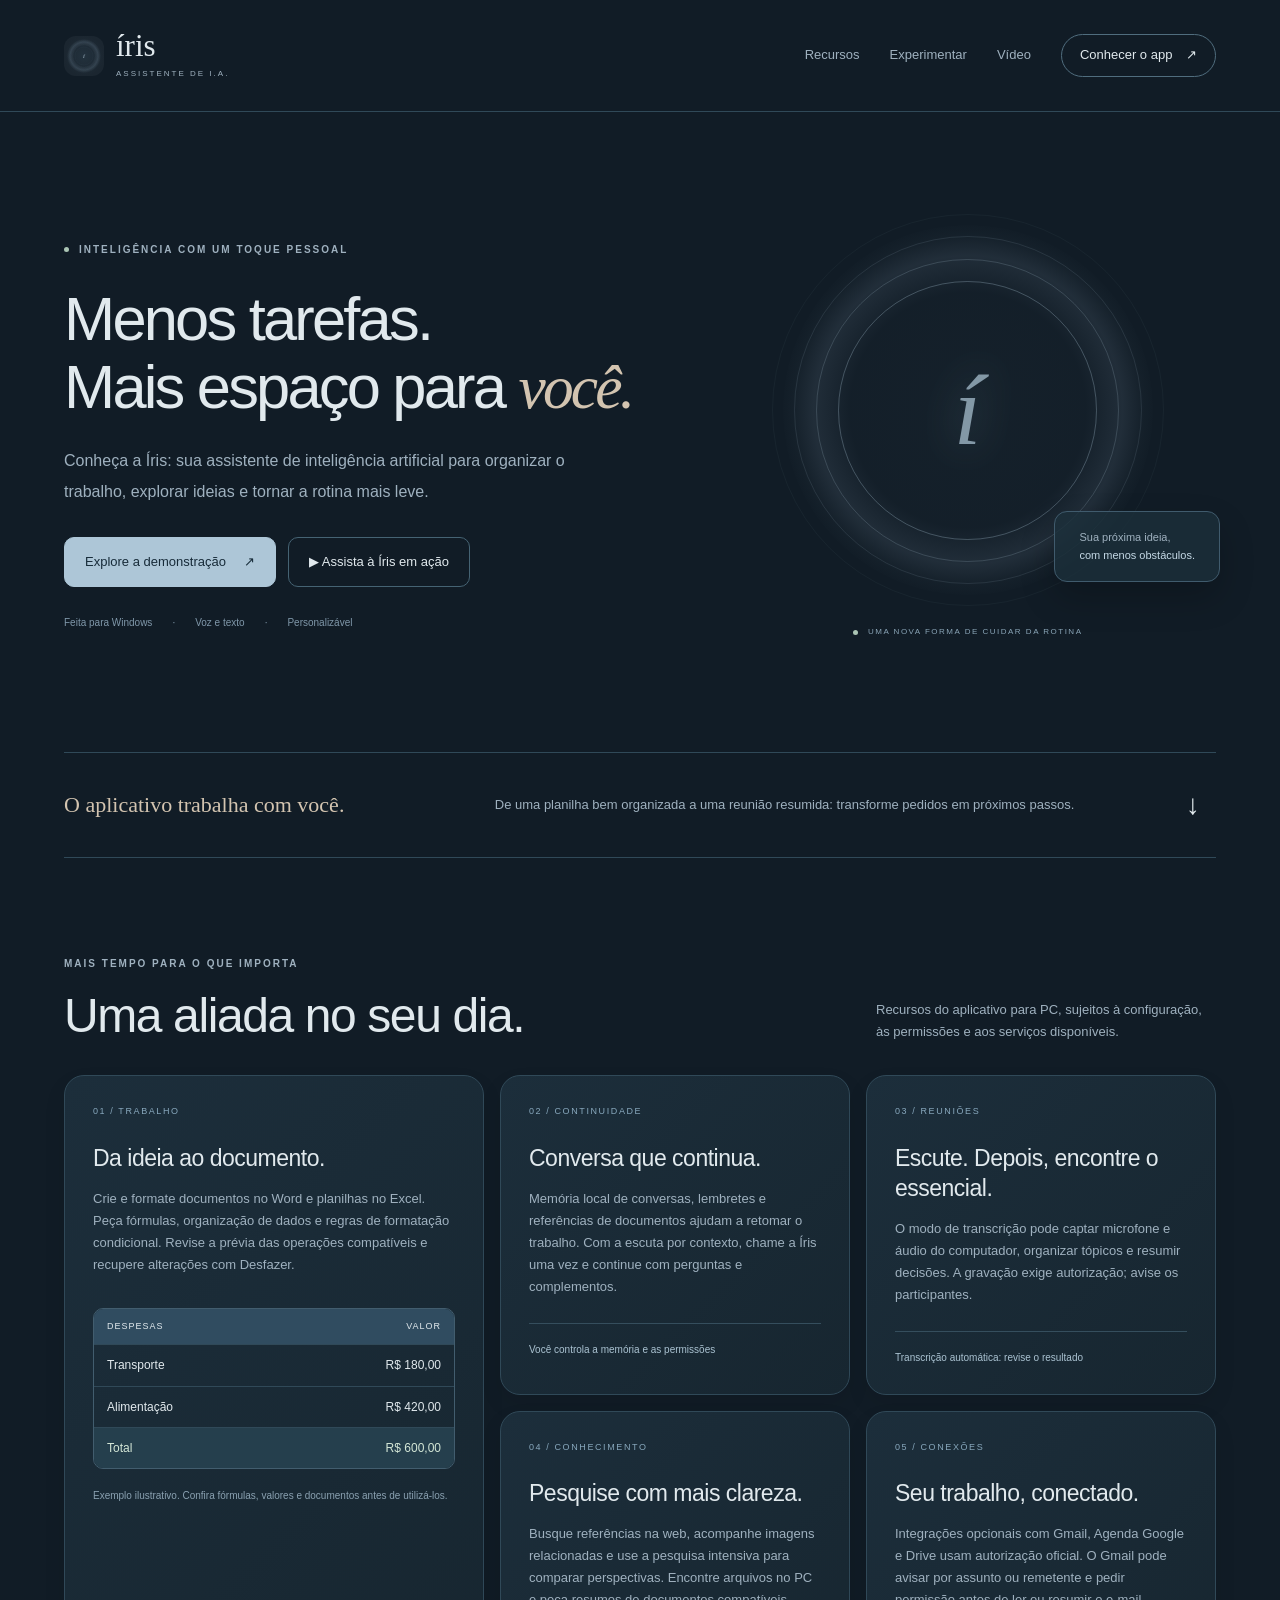
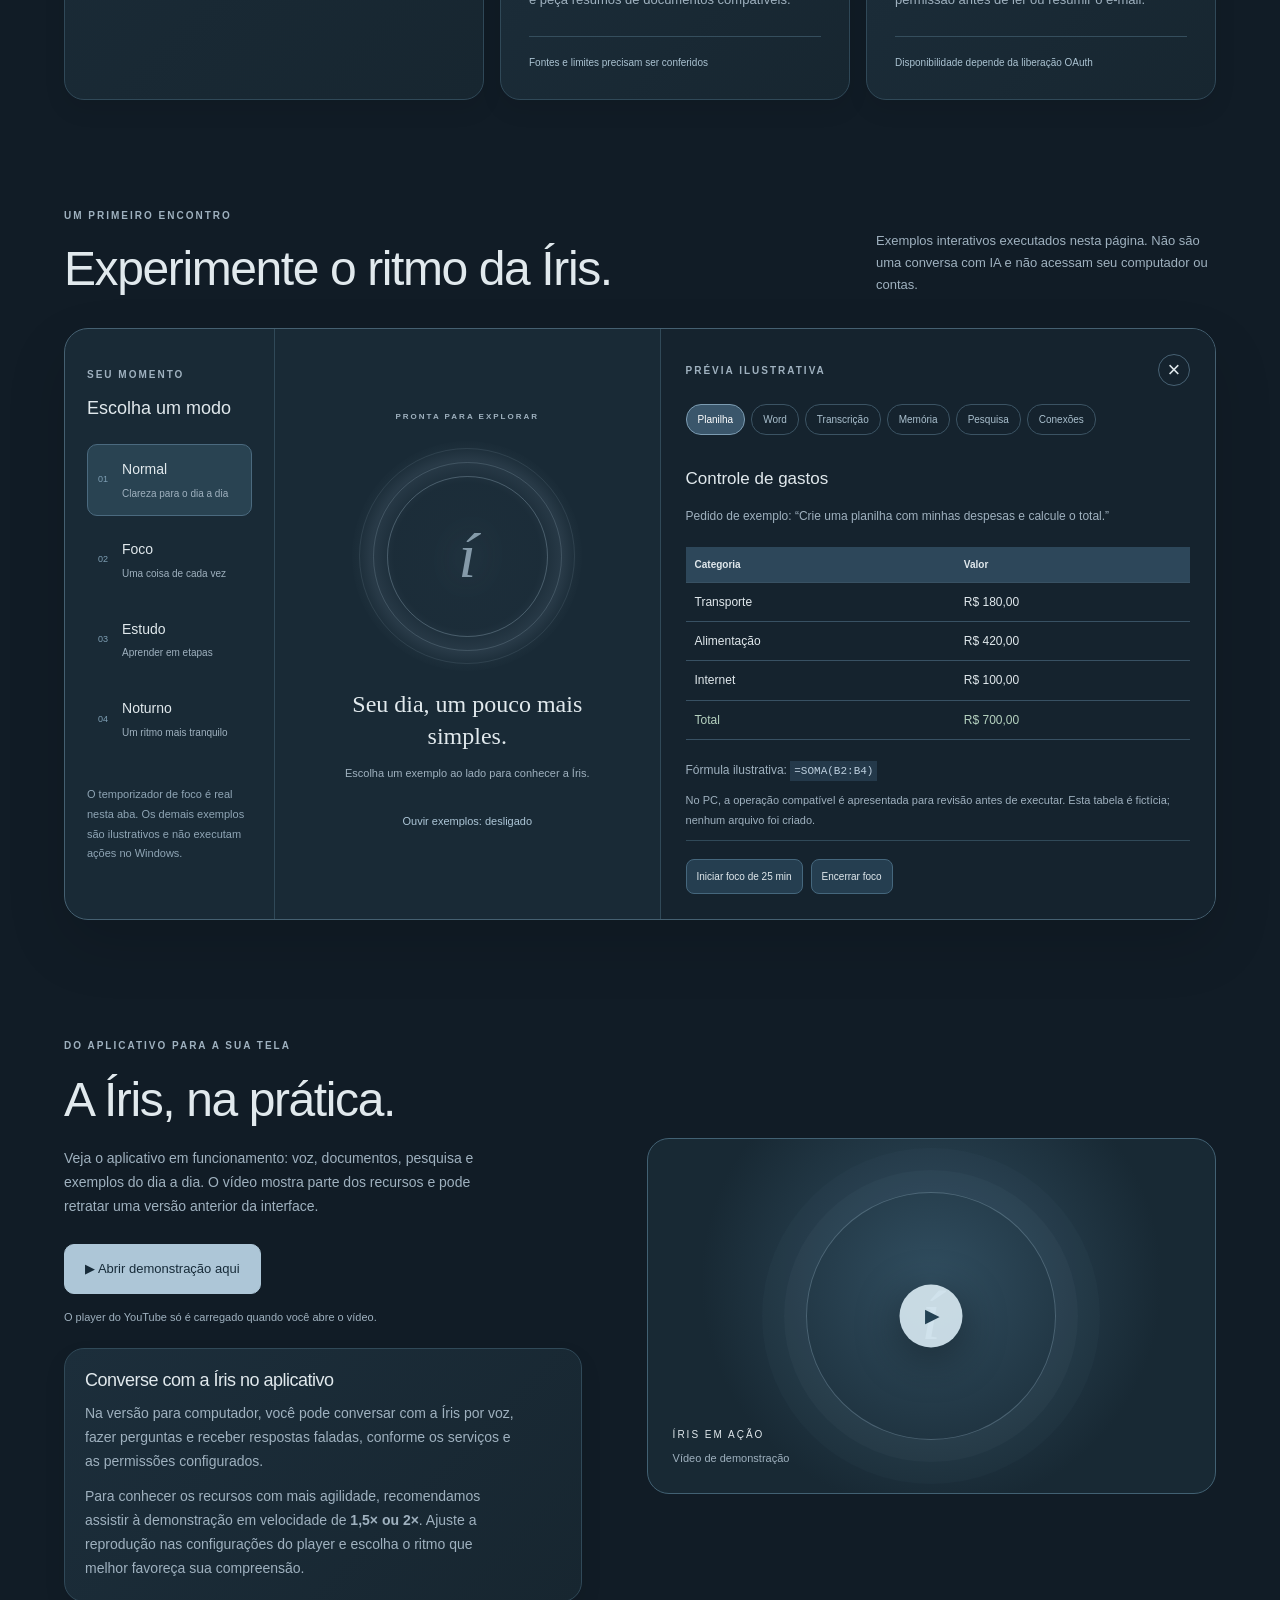
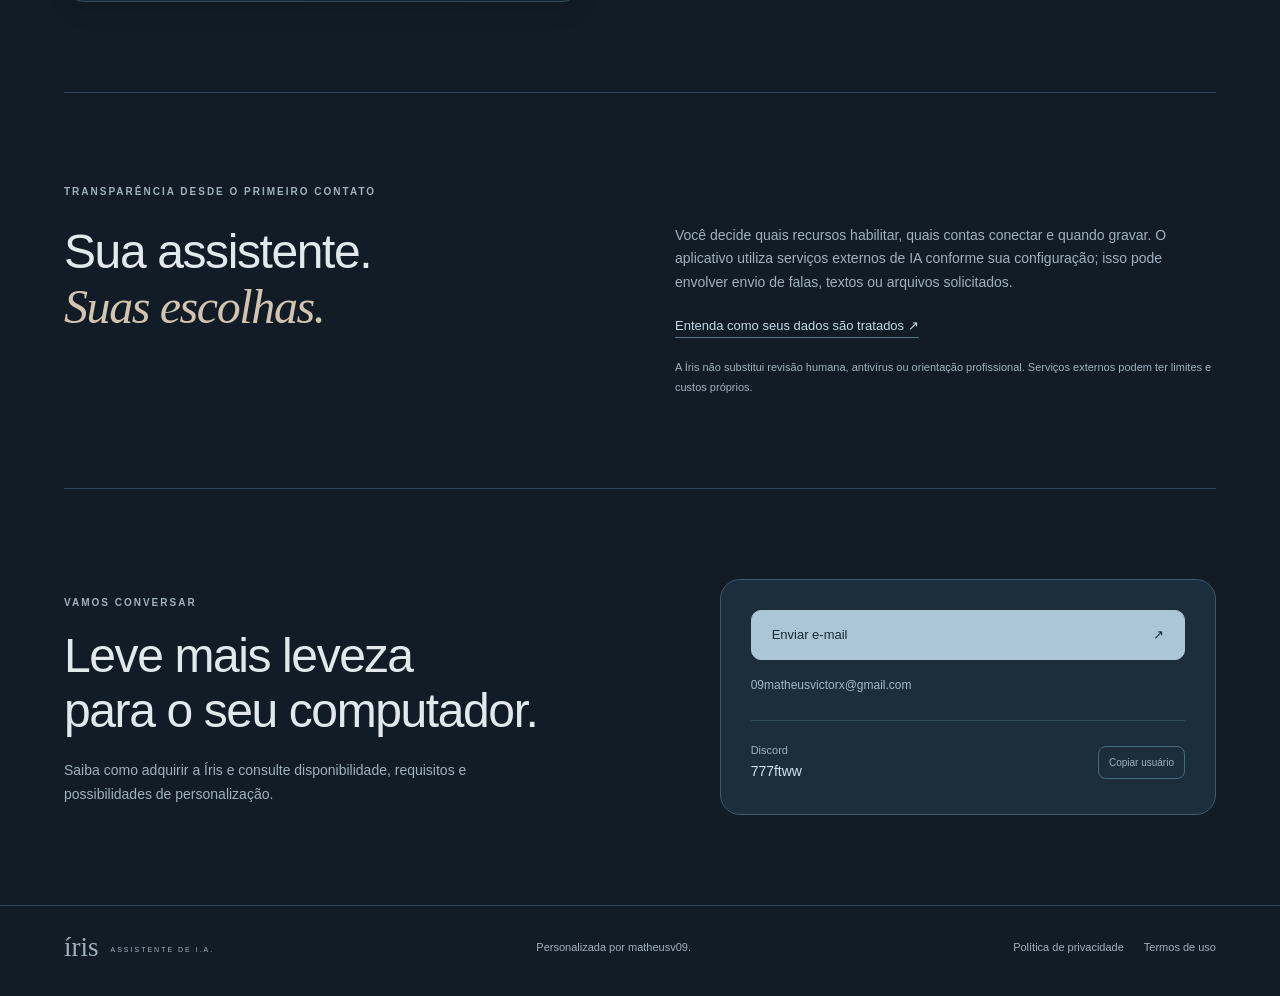
<file: index.html>
<!doctype html>
<html lang="pt-BR">
<head>
  <meta charset="utf-8"><meta name="viewport" content="width=device-width,initial-scale=1">
  <meta name="description" content="Conheça a Íris, assistente de IA para Windows: documentos, planilhas, pesquisa e uma rotina mais leve. Veja a demonstração e explore exemplos interativos.">
  <meta name="theme-color" content="#111c26">
  <title>Íris — Assistente de I.A.</title>
  <link rel="icon" type="image/svg+xml" href="logo.svg"><link rel="stylesheet" href="style.css">
</head>
<body>
<a class="skip" href="#conteudo">Pular para o conteúdo</a>
<header class="header"><a class="brand" href="./" aria-label="Íris, início"><img src="logo.svg" width="40" height="40" alt=""><span>íris<small>ASSISTENTE DE I.A.</small></span></a><nav aria-label="Principal"><a href="#recursos">Recursos</a><a href="#demonstracao">Experimentar</a><a href="#video">Vídeo</a><a class="nav-contact" href="#contato">Conhecer o app <span aria-hidden="true">↗</span></a></nav></header>
<main id="conteudo">
<section class="hero"><div class="hero-copy"><span class="eyebrow"><i></i> INTELIGÊNCIA COM UM TOQUE PESSOAL</span><h1>Menos tarefas.<br>Mais espaço para <em>você.</em></h1><p>Conheça a Íris: sua assistente de inteligência artificial para organizar o trabalho, explorar ideias e tornar a rotina mais leve.</p><div class="hero-actions"><a class="button primary" href="#demonstracao">Explore a demonstração <span aria-hidden="true">↗</span></a><button class="button secondary open-video" type="button">▶ Assista à Íris em ação</button></div><div class="hero-notes"><span>Feita para Windows</span><span>Voz e texto</span><span>Personalizável</span></div></div><div class="hero-art" aria-hidden="true"><div class="orb"><div class="orbit one"></div><div class="orbit two"></div><div class="orbit three"></div><div class="orbit four"></div><span>í</span></div><div class="orbit-label"><i></i> UMA NOVA FORMA DE CUIDAR DA ROTINA</div><div class="floating-note">Sua próxima ideia,<br><strong>com menos obstáculos.</strong></div></div></section>
<section class="intro-strip"><span>O aplicativo trabalha com você.</span><p>De uma planilha bem organizada a uma reunião resumida: transforme pedidos em próximos passos.</p><a href="#recursos" aria-label="Explorar recursos">↓</a></section>
<section class="section" id="recursos"><div class="section-heading"><div><span class="eyebrow">MAIS TEMPO PARA O QUE IMPORTA</span><h2>Uma aliada no seu dia.</h2></div><p>Recursos do aplicativo para PC, sujeitos à configuração, às permissões e aos serviços disponíveis.</p></div><div class="features"><article class="feature large"><span class="number">01 / TRABALHO</span><h3>Da ideia ao documento.</h3><p>Crie e formate documentos no Word e planilhas no Excel. Peça fórmulas, organização de dados e regras de formatação condicional. Revise a prévia das operações compatíveis e recupere alterações com Desfazer.</p><div class="mini-sheet" aria-label="Exemplo ilustrativo de planilha"><div>DESPESAS</div><div>VALOR</div><div>Transporte</div><div>R$ 180,00</div><div>Alimentação</div><div>R$ 420,00</div><div>Total</div><div>R$ 600,00</div></div><small>Exemplo ilustrativo. Confira fórmulas, valores e documentos antes de utilizá-los.</small></article><article class="feature"><span class="number">02 / CONTINUIDADE</span><h3>Conversa que continua.</h3><p>Memória local de conversas, lembretes e referências de documentos ajudam a retomar o trabalho. Com a escuta por contexto, chame a Íris uma vez e continue com perguntas e complementos.</p><span class="feature-tag">Você controla a memória e as permissões</span></article><article class="feature"><span class="number">03 / REUNIÕES</span><h3>Escute. Depois, encontre o essencial.</h3><p>O modo de transcrição pode captar microfone e áudio do computador, organizar tópicos e resumir decisões. A gravação exige autorização; avise os participantes.</p><span class="feature-tag">Transcrição automática: revise o resultado</span></article><article class="feature"><span class="number">04 / CONHECIMENTO</span><h3>Pesquise com mais clareza.</h3><p>Busque referências na web, acompanhe imagens relacionadas e use a pesquisa intensiva para comparar perspectivas. Encontre arquivos no PC e peça resumos de documentos compatíveis.</p><span class="feature-tag">Fontes e limites precisam ser conferidos</span></article><article class="feature"><span class="number">05 / CONEXÕES</span><h3>Seu trabalho, conectado.</h3><p>Integrações opcionais com Gmail, Agenda Google e Drive usam autorização oficial. O Gmail pode avisar por assunto ou remetente e pedir permissão antes de ler ou resumir o e-mail.</p><span class="feature-tag">Disponibilidade depende da liberação OAuth</span></article></div></section>
<section class="demo-section section" id="demonstracao"><div class="section-heading"><div><span class="eyebrow">UM PRIMEIRO ENCONTRO</span><h2>Experimente o ritmo da Íris.</h2></div><p>Exemplos interativos executados nesta página. Não são uma conversa com IA e não acessam seu computador ou contas.</p></div><div class="demo-shell"><aside class="demo-modes"><span class="eyebrow">SEU MOMENTO</span><h3>Escolha um modo</h3><div class="mode-list"><button type="button" data-mode="normal" aria-pressed="true"><span>01</span><div>Normal<small>Clareza para o dia a dia</small></div></button><button type="button" data-mode="foco" aria-pressed="false"><span>02</span><div>Foco<small>Uma coisa de cada vez</small></div></button><button type="button" data-mode="estudo" aria-pressed="false"><span>03</span><div>Estudo<small>Aprender em etapas</small></div></button><button type="button" data-mode="noturno" aria-pressed="false"><span>04</span><div>Noturno<small>Um ritmo mais tranquilo</small></div></button></div><p class="fine">O temporizador de foco é real nesta aba. Os demais exemplos são ilustrativos e não executam ações no Windows.</p></aside><div class="demo-presence"><span class="eyebrow" id="demo-state">PRONTA PARA EXPLORAR</span><div class="orb demo-orb" aria-hidden="true"><div class="orbit one"></div><div class="orbit two"></div><div class="orbit three"></div><span>í</span></div><h3 id="mode-title">Seu dia, um pouco mais simples.</h3><p id="mode-description">Escolha um exemplo ao lado para conhecer a Íris.</p><output id="timer" hidden aria-label="Tempo restante de foco"></output><button type="button" id="voice" class="text-button" aria-pressed="false">Ouvir exemplos: desligado</button><span id="voice-status" class="fine" role="status"></span></div><div class="demo-results"><div class="demo-result-head"><span class="eyebrow">PRÉVIA ILUSTRATIVA</span><button class="icon" id="clear-demo" type="button" aria-label="Limpar exemplo">×</button></div><div class="example-tabs" role="group" aria-label="Exemplos de recursos"><button data-example="excel" aria-pressed="true">Planilha</button><button data-example="word" aria-pressed="false">Word</button><button data-example="meeting" aria-pressed="false">Transcrição</button><button data-example="memory" aria-pressed="false">Memória</button><button data-example="research" aria-pressed="false">Pesquisa</button><button data-example="apps" aria-pressed="false">Conexões</button></div><div id="example-content" class="example-content" aria-live="polite"></div><div class="demo-bottom"><button type="button" id="start-focus">Iniciar foco de 25 min</button><button type="button" id="reset-focus">Encerrar foco</button></div></div></div></section>
<section class="section video-section" id="video"><div><span class="eyebrow">DO APLICATIVO PARA A SUA TELA</span><h2>A Íris, na prática.</h2><p>Veja o aplicativo em funcionamento: voz, documentos, pesquisa e exemplos do dia a dia. O vídeo mostra parte dos recursos e pode retratar uma versão anterior da interface.</p><button class="button primary open-video" type="button">▶ Abrir demonstração aqui</button><p class="fine">O player do YouTube só é carregado quando você abre o vídeo.</p><aside class="feature app-voice-note" aria-labelledby="app-voice-title" style="padding:20px;margin-top:20px"><h3 id="app-voice-title" style="font-size:18px;margin:0 0 10px">Converse com a Íris no aplicativo</h3><p>Na versão para computador, você pode conversar com a Íris por voz, fazer perguntas e receber respostas faladas, conforme os serviços e as permissões configurados.</p><p style="margin-top:12px">Para conhecer os recursos com mais agilidade, recomendamos assistir à demonstração em velocidade de <strong>1,5× ou 2×</strong>. Ajuste a reprodução nas configurações do player e escolha o ritmo que melhor favoreça sua compreensão.</p></aside></div><button class="video-poster open-video" type="button" aria-label="Assistir ao vídeo de demonstração da Íris"><span class="poster-orb">í</span><span class="play">▶</span><span class="poster-caption">ÍRIS EM AÇÃO <small>Vídeo de demonstração</small></span></button></section>
<section class="section trust-section"><span class="eyebrow">TRANSPARÊNCIA DESDE O PRIMEIRO CONTATO</span><h2>Sua assistente.<br><em>Suas escolhas.</em></h2><div><p>Você decide quais recursos habilitar, quais contas conectar e quando gravar. O aplicativo utiliza serviços externos de IA conforme sua configuração; isso pode envolver envio de falas, textos ou arquivos solicitados.</p><a class="text-link" href="privacidade.html">Entenda como seus dados são tratados ↗</a><p class="fine">A Íris não substitui revisão humana, antivírus ou orientação profissional. Serviços externos podem ter limites e custos próprios.</p></div></section>
<section class="contact section" id="contato"><div><span class="eyebrow">VAMOS CONVERSAR</span><h2>Leve mais leveza<br>para o seu computador.</h2><p>Saiba como adquirir a Íris e consulte disponibilidade, requisitos e possibilidades de personalização.</p></div><div class="contact-box"><a class="button primary" href="mailto:09matheusvictorx@gmail.com?subject=Quero%20conhecer%20a%20Iris">Enviar e-mail <span>↗</span></a><a class="contact-email" href="mailto:09matheusvictorx@gmail.com">09matheusvictorx@gmail.com</a><div class="discord"><span>Discord <strong>777ftww</strong></span><button id="copy-discord" type="button">Copiar usuário</button></div><span id="copy-status" class="fine" role="status"></span></div></section>
</main><footer><a class="brand" href="./">íris <small>ASSISTENTE DE I.A.</small></a><span>Personalizada por matheusv09.</span><nav aria-label="Rodapé"><a href="privacidade.html">Política de privacidade</a><a href="termos.html">Termos de uso</a></nav></footer>
<dialog id="video-dialog" aria-labelledby="video-title"><div class="dialog-top"><h2 id="video-title">Íris em ação</h2><button id="close-video" class="icon" aria-label="Fechar vídeo">×</button></div><div id="video-host"></div><p class="fine">Ao carregar o player, você se conecta ao YouTube. <a href="https://www.youtube.com/watch?v=k0GxiH_jXzE" target="_blank" rel="noopener noreferrer">Assistir no YouTube ↗</a></p></dialog>
<script src="app.js" defer></script>
</body></html>
</file>
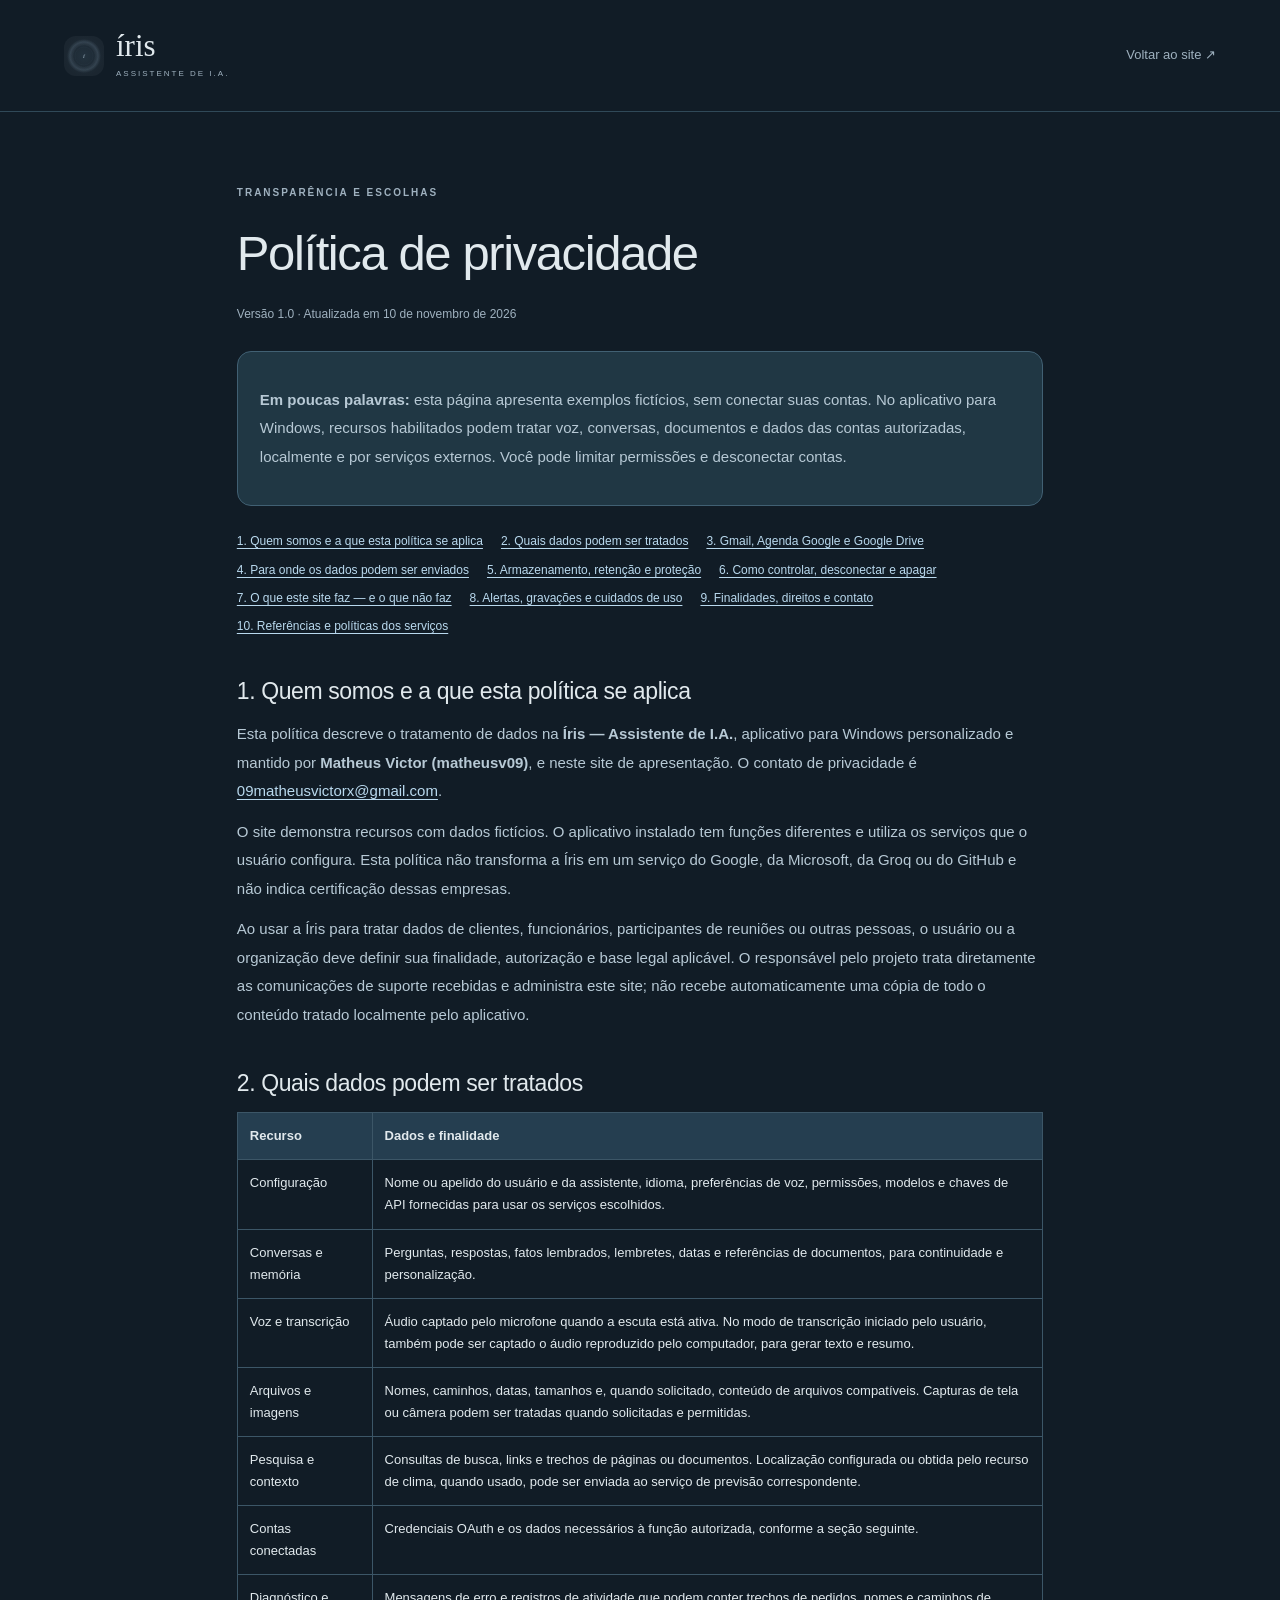
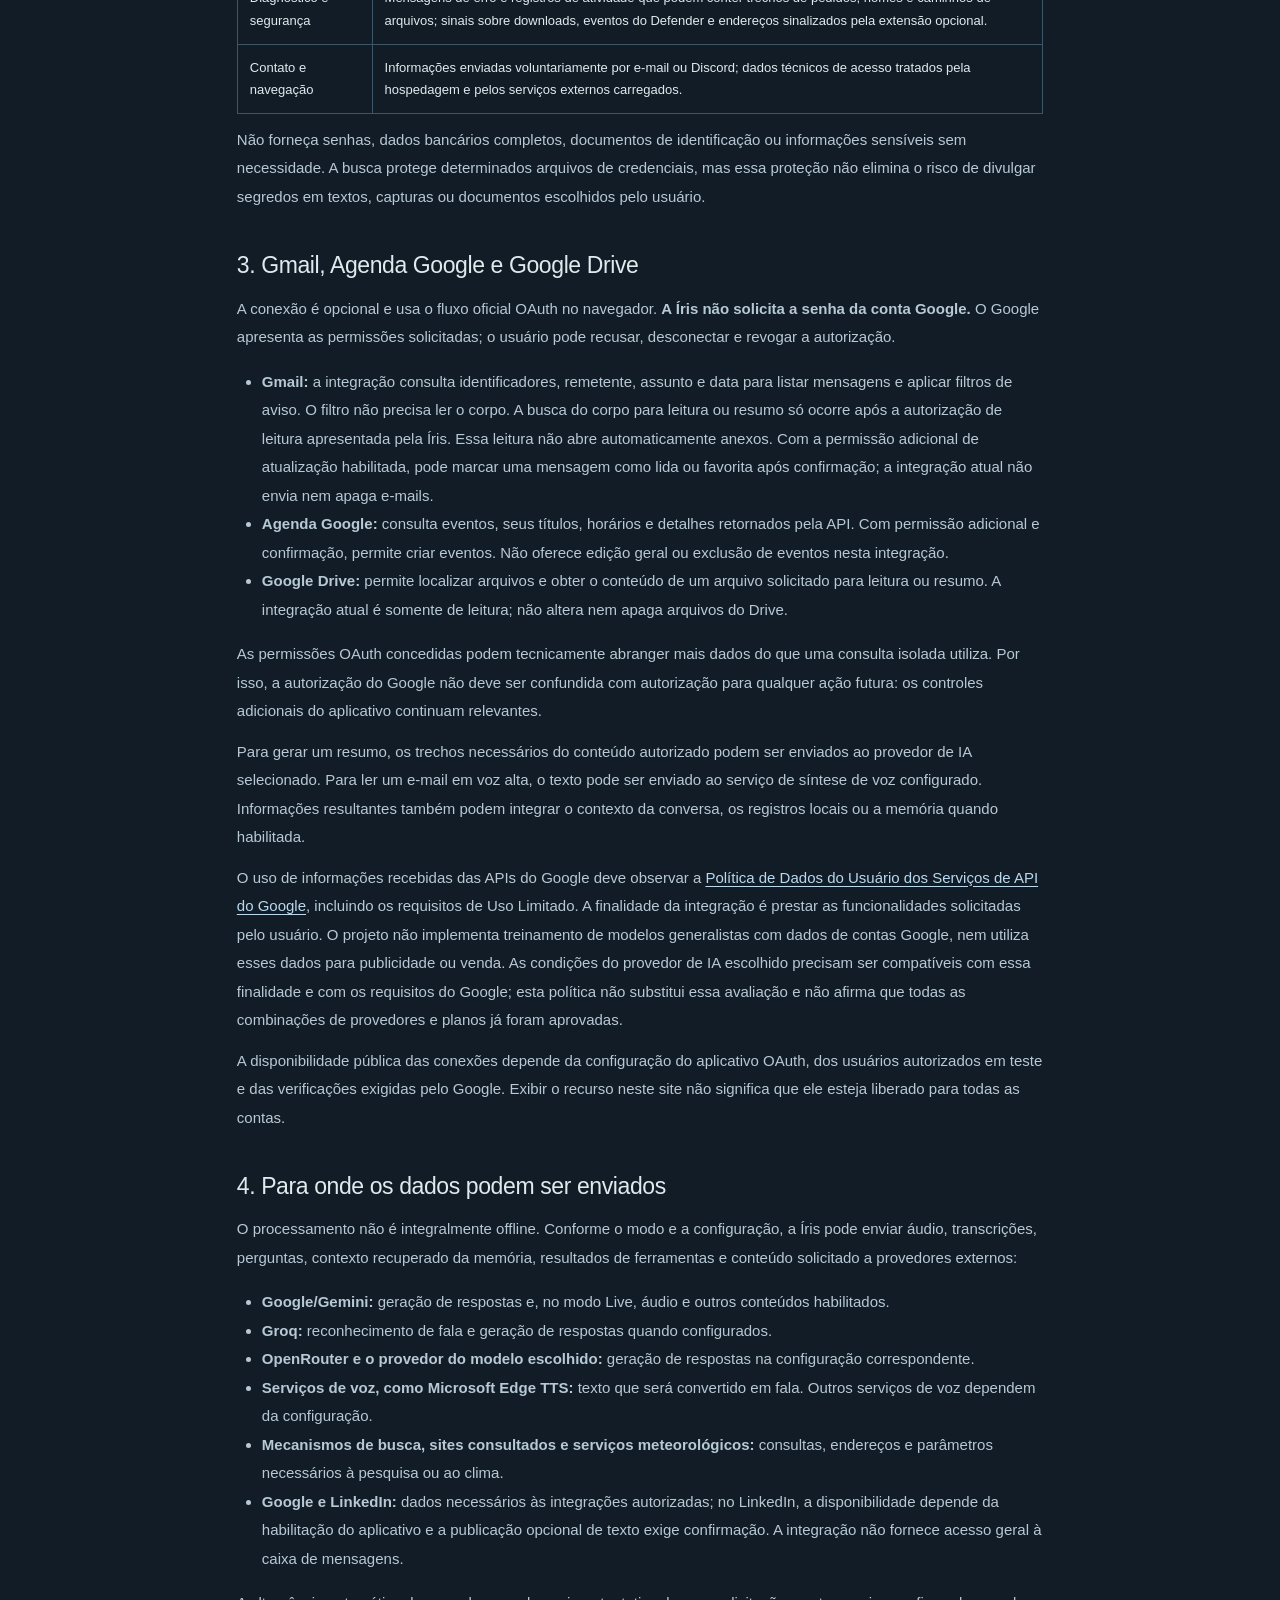
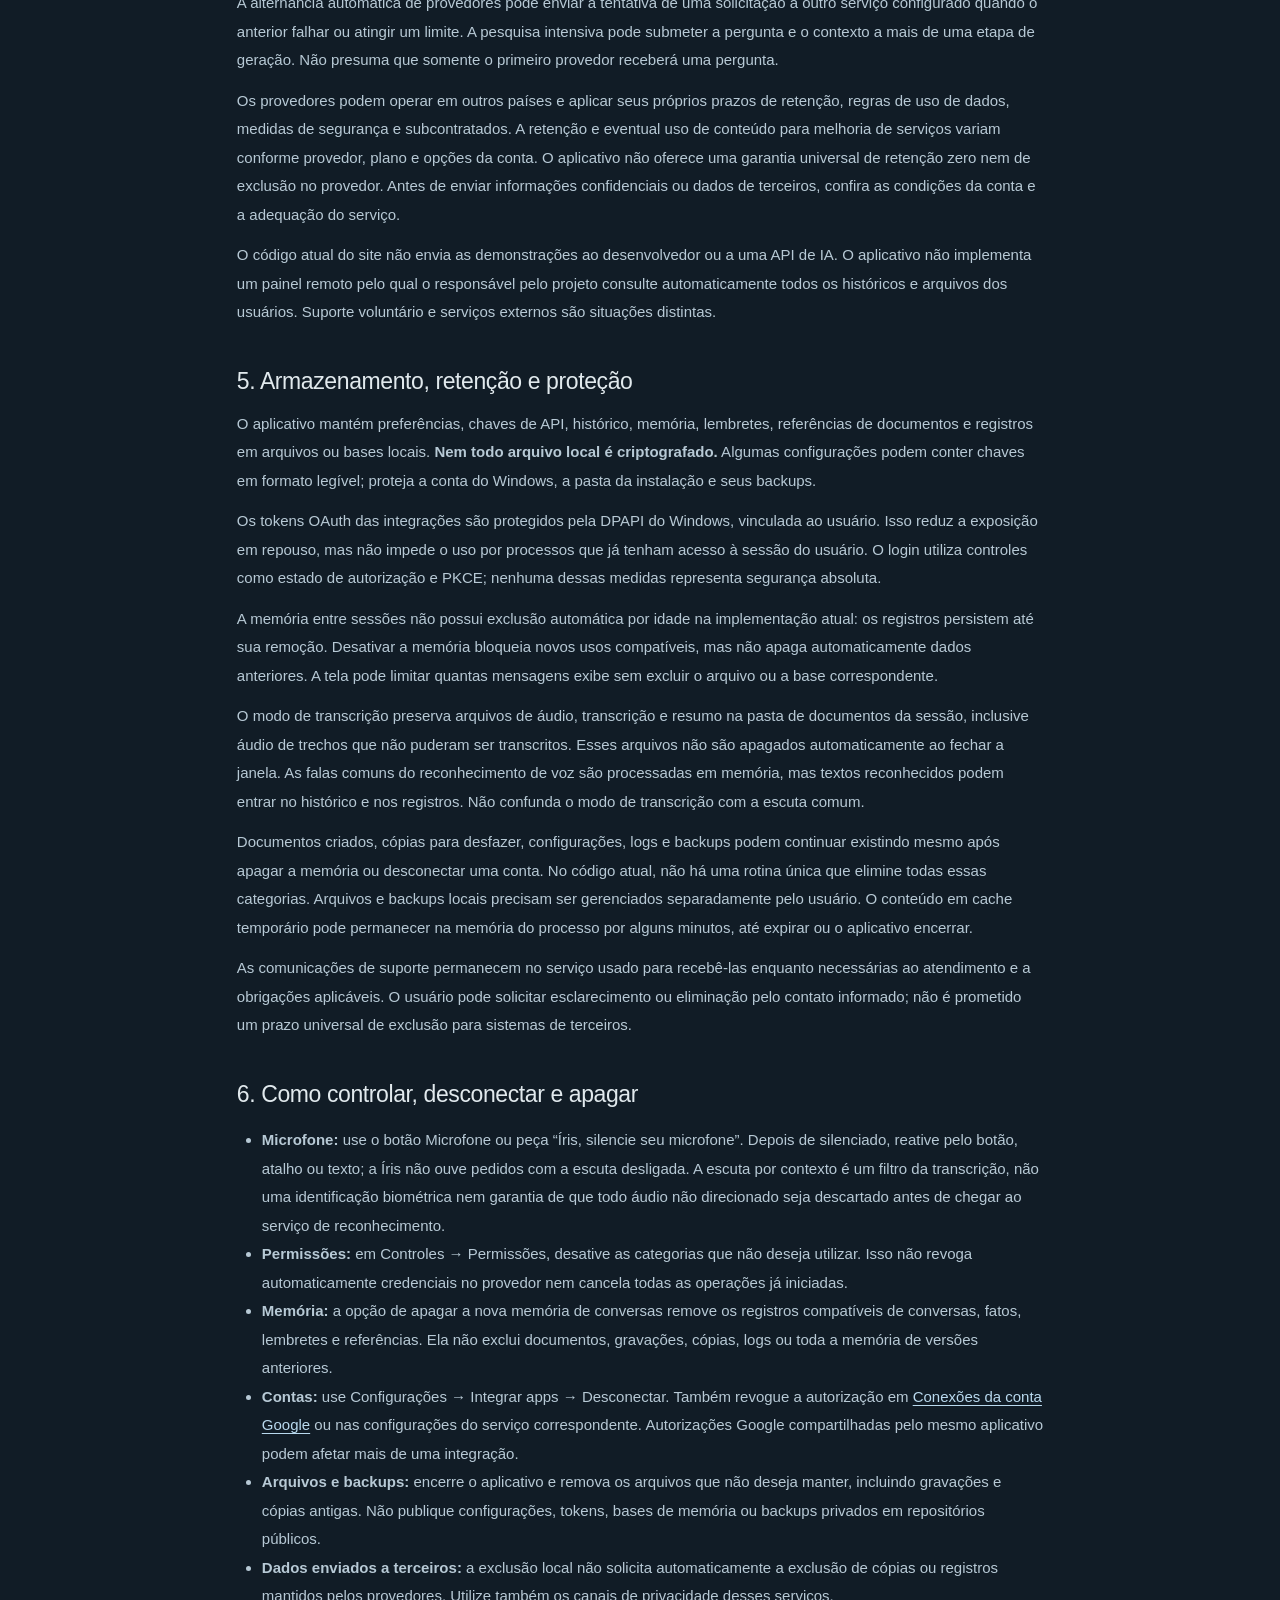
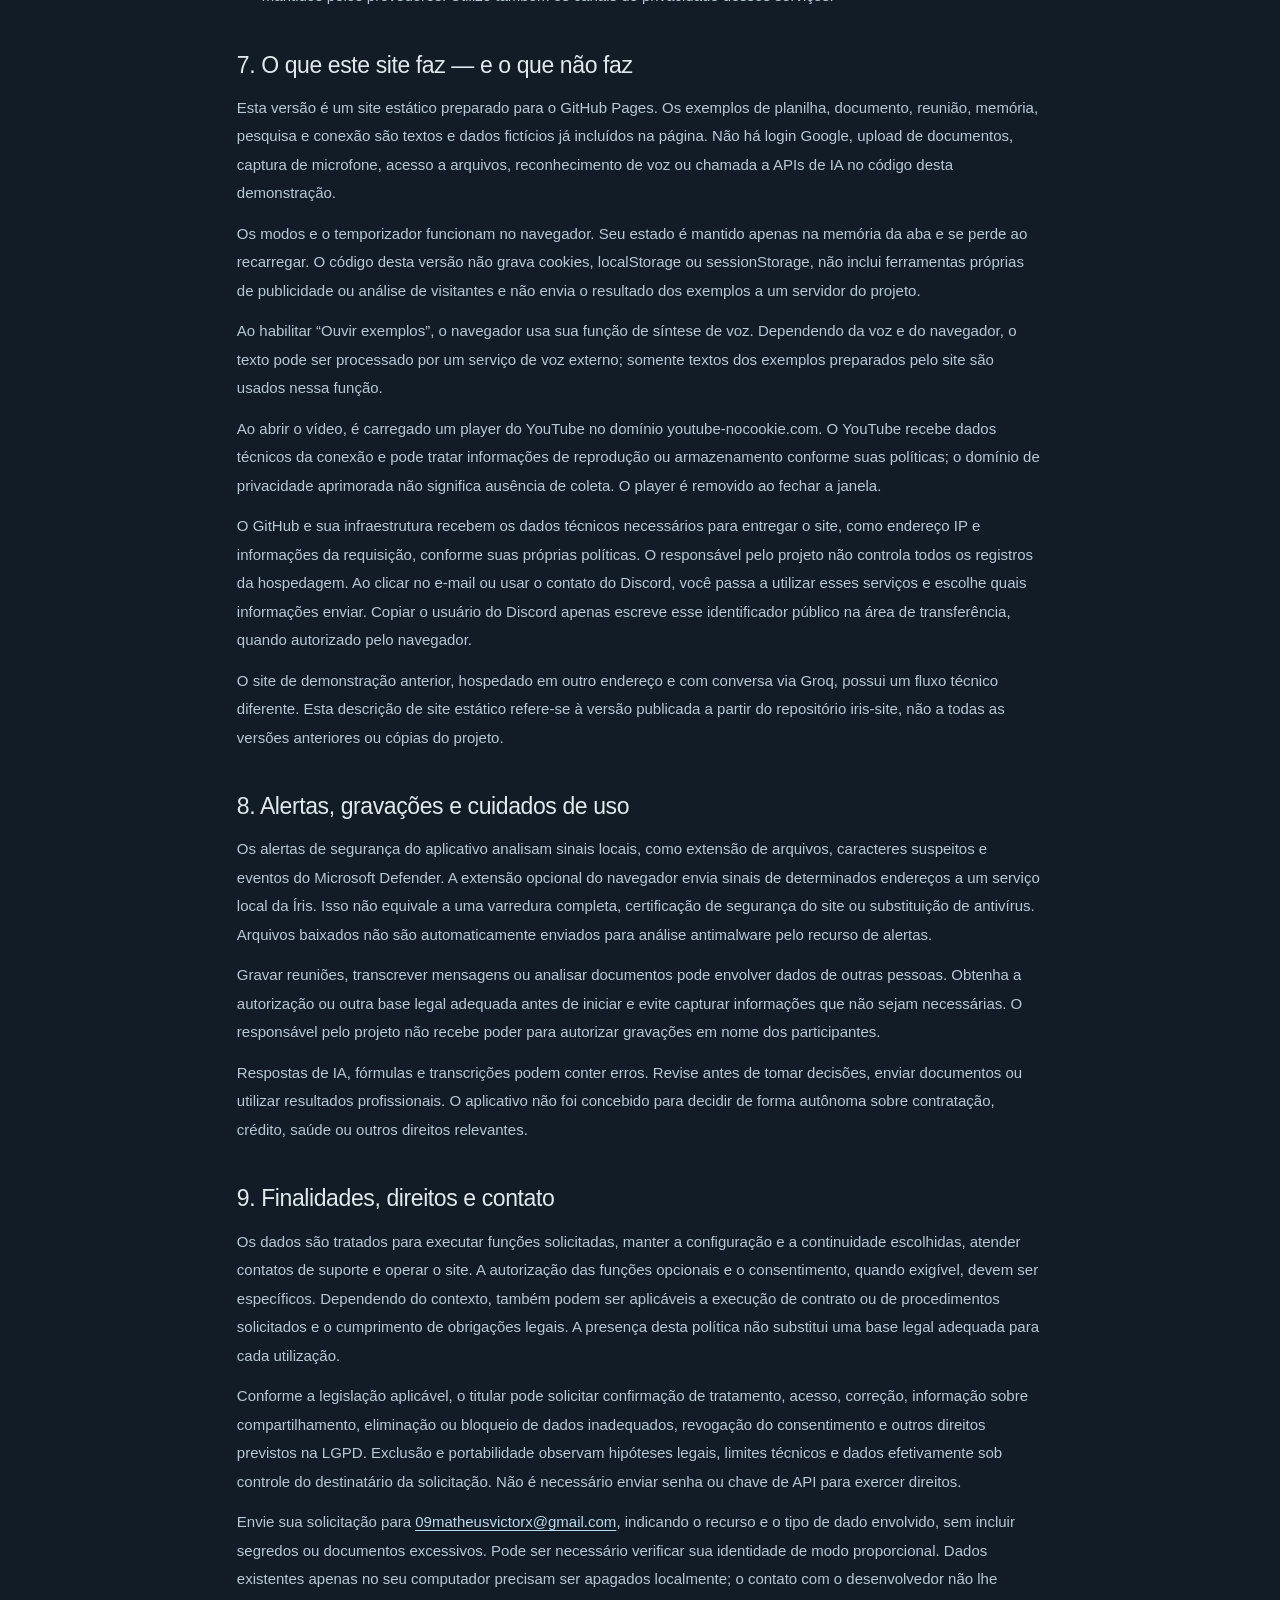
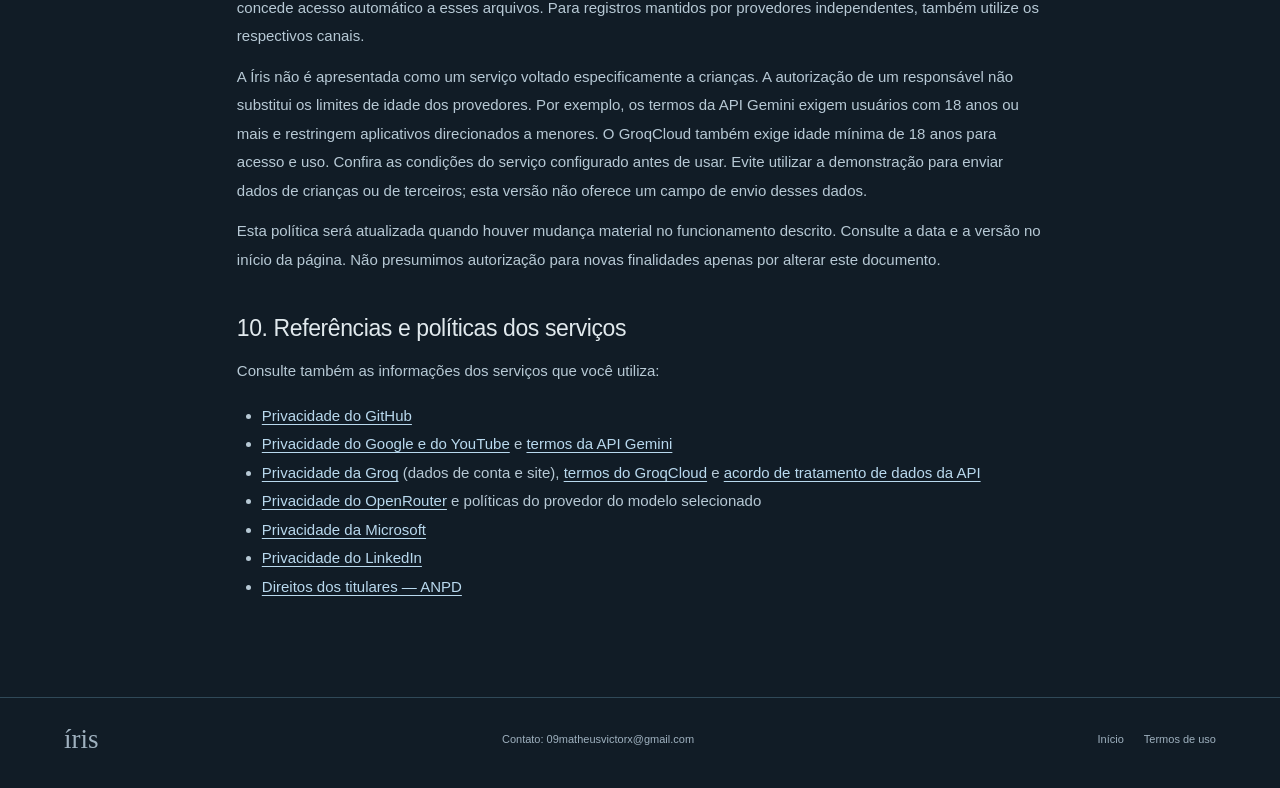
<file: privacidade.html>
<!doctype html><html lang="pt-BR"><head><meta charset="utf-8"><meta name="viewport" content="width=device-width,initial-scale=1"><meta name="description" content="Como a Íris trata dados no aplicativo Windows, integrações Google e site de demonstração."><title>Política de privacidade — Íris</title><link rel="icon" href="logo.svg" type="image/svg+xml"><link rel="stylesheet" href="style.css"></head><body><a class="skip" href="#politica">Pular para a política</a><header class="header"><a class="brand" href="./"><img src="logo.svg" width="40" height="40" alt=""><span>íris<small>ASSISTENTE DE I.A.</small></span></a><nav aria-label="Principal"><a href="./">Voltar ao site ↗</a></nav></header><main class="legal" id="politica"><span class="eyebrow">TRANSPARÊNCIA E ESCOLHAS</span><h1>Política de privacidade</h1><p class="updated">Versão 1.0 · Atualizada em 10 de novembro de 2026</p><div class="notice"><p><strong>Em poucas palavras:</strong> esta página apresenta exemplos fictícios, sem conectar suas contas. No aplicativo para Windows, recursos habilitados podem tratar voz, conversas, documentos e dados das contas autorizadas, localmente e por serviços externos. Você pode limitar permissões e desconectar contas.</p></div><nav class="contents" aria-label="Seções da política"><a href="#escopo">1. Quem somos e a que esta política se aplica</a><a href="#dados">2. Quais dados podem ser tratados</a><a href="#google">3. Gmail, Agenda Google e Google Drive</a><a href="#provedores">4. Para onde os dados podem ser enviados</a><a href="#armazenamento">5. Armazenamento, retenção e proteção</a><a href="#controles">6. Como controlar, desconectar e apagar</a><a href="#site">7. O que este site faz — e o que não faz</a><a href="#seguranca">8. Alertas, gravações e cuidados de uso</a><a href="#direitos">9. Finalidades, direitos e contato</a><a href="#referencias">10. Referências e políticas dos serviços</a></nav><section id="escopo"><h2>1. Quem somos e a que esta política se aplica</h2><p>Esta política descreve o tratamento de dados na <strong>Íris — Assistente de I.A.</strong>, aplicativo para Windows personalizado e mantido por <strong>Matheus Victor (matheusv09)</strong>, e neste site de apresentação. O contato de privacidade é <a href="mailto:09matheusvictorx@gmail.com">09matheusvictorx@gmail.com</a>.</p><p>O site demonstra recursos com dados fictícios. O aplicativo instalado tem funções diferentes e utiliza os serviços que o usuário configura. Esta política não transforma a Íris em um serviço do Google, da Microsoft, da Groq ou do GitHub e não indica certificação dessas empresas.</p><p>Ao usar a Íris para tratar dados de clientes, funcionários, participantes de reuniões ou outras pessoas, o usuário ou a organização deve definir sua finalidade, autorização e base legal aplicável. O responsável pelo projeto trata diretamente as comunicações de suporte recebidas e administra este site; não recebe automaticamente uma cópia de todo o conteúdo tratado localmente pelo aplicativo.</p></section><section id="dados"><h2>2. Quais dados podem ser tratados</h2><div class="table-scroll"><table><thead><tr><th>Recurso</th><th>Dados e finalidade</th></tr></thead><tbody><tr><td>Configuração</td><td>Nome ou apelido do usuário e da assistente, idioma, preferências de voz, permissões, modelos e chaves de API fornecidas para usar os serviços escolhidos.</td></tr><tr><td>Conversas e memória</td><td>Perguntas, respostas, fatos lembrados, lembretes, datas e referências de documentos, para continuidade e personalização.</td></tr><tr><td>Voz e transcrição</td><td>Áudio captado pelo microfone quando a escuta está ativa. No modo de transcrição iniciado pelo usuário, também pode ser captado o áudio reproduzido pelo computador, para gerar texto e resumo.</td></tr><tr><td>Arquivos e imagens</td><td>Nomes, caminhos, datas, tamanhos e, quando solicitado, conteúdo de arquivos compatíveis. Capturas de tela ou câmera podem ser tratadas quando solicitadas e permitidas.</td></tr><tr><td>Pesquisa e contexto</td><td>Consultas de busca, links e trechos de páginas ou documentos. Localização configurada ou obtida pelo recurso de clima, quando usado, pode ser enviada ao serviço de previsão correspondente.</td></tr><tr><td>Contas conectadas</td><td>Credenciais OAuth e os dados necessários à função autorizada, conforme a seção seguinte.</td></tr><tr><td>Diagnóstico e segurança</td><td>Mensagens de erro e registros de atividade que podem conter trechos de pedidos, nomes e caminhos de arquivos; sinais sobre downloads, eventos do Defender e endereços sinalizados pela extensão opcional.</td></tr><tr><td>Contato e navegação</td><td>Informações enviadas voluntariamente por e-mail ou Discord; dados técnicos de acesso tratados pela hospedagem e pelos serviços externos carregados.</td></tr></tbody></table></div><p>Não forneça senhas, dados bancários completos, documentos de identificação ou informações sensíveis sem necessidade. A busca protege determinados arquivos de credenciais, mas essa proteção não elimina o risco de divulgar segredos em textos, capturas ou documentos escolhidos pelo usuário.</p></section><section id="google"><h2>3. Gmail, Agenda Google e Google Drive</h2><p>A conexão é opcional e usa o fluxo oficial OAuth no navegador. <strong>A Íris não solicita a senha da conta Google.</strong> O Google apresenta as permissões solicitadas; o usuário pode recusar, desconectar e revogar a autorização.</p><ul><li><strong>Gmail:</strong> a integração consulta identificadores, remetente, assunto e data para listar mensagens e aplicar filtros de aviso. O filtro não precisa ler o corpo. A busca do corpo para leitura ou resumo só ocorre após a autorização de leitura apresentada pela Íris. Essa leitura não abre automaticamente anexos. Com a permissão adicional de atualização habilitada, pode marcar uma mensagem como lida ou favorita após confirmação; a integração atual não envia nem apaga e-mails.</li><li><strong>Agenda Google:</strong> consulta eventos, seus títulos, horários e detalhes retornados pela API. Com permissão adicional e confirmação, permite criar eventos. Não oferece edição geral ou exclusão de eventos nesta integração.</li><li><strong>Google Drive:</strong> permite localizar arquivos e obter o conteúdo de um arquivo solicitado para leitura ou resumo. A integração atual é somente de leitura; não altera nem apaga arquivos do Drive.</li></ul><p>As permissões OAuth concedidas podem tecnicamente abranger mais dados do que uma consulta isolada utiliza. Por isso, a autorização do Google não deve ser confundida com autorização para qualquer ação futura: os controles adicionais do aplicativo continuam relevantes.</p><p>Para gerar um resumo, os trechos necessários do conteúdo autorizado podem ser enviados ao provedor de IA selecionado. Para ler um e-mail em voz alta, o texto pode ser enviado ao serviço de síntese de voz configurado. Informações resultantes também podem integrar o contexto da conversa, os registros locais ou a memória quando habilitada.</p><p>O uso de informações recebidas das APIs do Google deve observar a <a href="https://developers.google.com/terms/api-services-user-data-policy">Política de Dados do Usuário dos Serviços de API do Google</a>, incluindo os requisitos de Uso Limitado. A finalidade da integração é prestar as funcionalidades solicitadas pelo usuário. O projeto não implementa treinamento de modelos generalistas com dados de contas Google, nem utiliza esses dados para publicidade ou venda. As condições do provedor de IA escolhido precisam ser compatíveis com essa finalidade e com os requisitos do Google; esta política não substitui essa avaliação e não afirma que todas as combinações de provedores e planos já foram aprovadas.</p><p>A disponibilidade pública das conexões depende da configuração do aplicativo OAuth, dos usuários autorizados em teste e das verificações exigidas pelo Google. Exibir o recurso neste site não significa que ele esteja liberado para todas as contas.</p></section><section id="provedores"><h2>4. Para onde os dados podem ser enviados</h2><p>O processamento não é integralmente offline. Conforme o modo e a configuração, a Íris pode enviar áudio, transcrições, perguntas, contexto recuperado da memória, resultados de ferramentas e conteúdo solicitado a provedores externos:</p><ul><li><strong>Google/Gemini:</strong> geração de respostas e, no modo Live, áudio e outros conteúdos habilitados.</li><li><strong>Groq:</strong> reconhecimento de fala e geração de respostas quando configurados.</li><li><strong>OpenRouter e o provedor do modelo escolhido:</strong> geração de respostas na configuração correspondente.</li><li><strong>Serviços de voz, como Microsoft Edge TTS:</strong> texto que será convertido em fala. Outros serviços de voz dependem da configuração.</li><li><strong>Mecanismos de busca, sites consultados e serviços meteorológicos:</strong> consultas, endereços e parâmetros necessários à pesquisa ou ao clima.</li><li><strong>Google e LinkedIn:</strong> dados necessários às integrações autorizadas; no LinkedIn, a disponibilidade depende da habilitação do aplicativo e a publicação opcional de texto exige confirmação. A integração não fornece acesso geral à caixa de mensagens.</li></ul><p>A alternância automática de provedores pode enviar a tentativa de uma solicitação a outro serviço configurado quando o anterior falhar ou atingir um limite. A pesquisa intensiva pode submeter a pergunta e o contexto a mais de uma etapa de geração. Não presuma que somente o primeiro provedor receberá uma pergunta.</p><p>Os provedores podem operar em outros países e aplicar seus próprios prazos de retenção, regras de uso de dados, medidas de segurança e subcontratados. A retenção e eventual uso de conteúdo para melhoria de serviços variam conforme provedor, plano e opções da conta. O aplicativo não oferece uma garantia universal de retenção zero nem de exclusão no provedor. Antes de enviar informações confidenciais ou dados de terceiros, confira as condições da conta e a adequação do serviço.</p><p>O código atual do site não envia as demonstrações ao desenvolvedor ou a uma API de IA. O aplicativo não implementa um painel remoto pelo qual o responsável pelo projeto consulte automaticamente todos os históricos e arquivos dos usuários. Suporte voluntário e serviços externos são situações distintas.</p></section><section id="armazenamento"><h2>5. Armazenamento, retenção e proteção</h2><p>O aplicativo mantém preferências, chaves de API, histórico, memória, lembretes, referências de documentos e registros em arquivos ou bases locais. <strong>Nem todo arquivo local é criptografado.</strong> Algumas configurações podem conter chaves em formato legível; proteja a conta do Windows, a pasta da instalação e seus backups.</p><p>Os tokens OAuth das integrações são protegidos pela DPAPI do Windows, vinculada ao usuário. Isso reduz a exposição em repouso, mas não impede o uso por processos que já tenham acesso à sessão do usuário. O login utiliza controles como estado de autorização e PKCE; nenhuma dessas medidas representa segurança absoluta.</p><p>A memória entre sessões não possui exclusão automática por idade na implementação atual: os registros persistem até sua remoção. Desativar a memória bloqueia novos usos compatíveis, mas não apaga automaticamente dados anteriores. A tela pode limitar quantas mensagens exibe sem excluir o arquivo ou a base correspondente.</p><p>O modo de transcrição preserva arquivos de áudio, transcrição e resumo na pasta de documentos da sessão, inclusive áudio de trechos que não puderam ser transcritos. Esses arquivos não são apagados automaticamente ao fechar a janela. As falas comuns do reconhecimento de voz são processadas em memória, mas textos reconhecidos podem entrar no histórico e nos registros. Não confunda o modo de transcrição com a escuta comum.</p><p>Documentos criados, cópias para desfazer, configurações, logs e backups podem continuar existindo mesmo após apagar a memória ou desconectar uma conta. No código atual, não há uma rotina única que elimine todas essas categorias. Arquivos e backups locais precisam ser gerenciados separadamente pelo usuário. O conteúdo em cache temporário pode permanecer na memória do processo por alguns minutos, até expirar ou o aplicativo encerrar.</p><p>As comunicações de suporte permanecem no serviço usado para recebê-las enquanto necessárias ao atendimento e a obrigações aplicáveis. O usuário pode solicitar esclarecimento ou eliminação pelo contato informado; não é prometido um prazo universal de exclusão para sistemas de terceiros.</p></section><section id="controles"><h2>6. Como controlar, desconectar e apagar</h2><ul><li><strong>Microfone:</strong> use o botão Microfone ou peça “Íris, silencie seu microfone”. Depois de silenciado, reative pelo botão, atalho ou texto; a Íris não ouve pedidos com a escuta desligada. A escuta por contexto é um filtro da transcrição, não uma identificação biométrica nem garantia de que todo áudio não direcionado seja descartado antes de chegar ao serviço de reconhecimento.</li><li><strong>Permissões:</strong> em Controles → Permissões, desative as categorias que não deseja utilizar. Isso não revoga automaticamente credenciais no provedor nem cancela todas as operações já iniciadas.</li><li><strong>Memória:</strong> a opção de apagar a nova memória de conversas remove os registros compatíveis de conversas, fatos, lembretes e referências. Ela não exclui documentos, gravações, cópias, logs ou toda a memória de versões anteriores.</li><li><strong>Contas:</strong> use Configurações → Integrar apps → Desconectar. Também revogue a autorização em <a href="https://myaccount.google.com/connections">Conexões da conta Google</a> ou nas configurações do serviço correspondente. Autorizações Google compartilhadas pelo mesmo aplicativo podem afetar mais de uma integração.</li><li><strong>Arquivos e backups:</strong> encerre o aplicativo e remova os arquivos que não deseja manter, incluindo gravações e cópias antigas. Não publique configurações, tokens, bases de memória ou backups privados em repositórios públicos.</li><li><strong>Dados enviados a terceiros:</strong> a exclusão local não solicita automaticamente a exclusão de cópias ou registros mantidos pelos provedores. Utilize também os canais de privacidade desses serviços.</li></ul></section><section id="site"><h2>7. O que este site faz — e o que não faz</h2><p>Esta versão é um site estático preparado para o GitHub Pages. Os exemplos de planilha, documento, reunião, memória, pesquisa e conexão são textos e dados fictícios já incluídos na página. Não há login Google, upload de documentos, captura de microfone, acesso a arquivos, reconhecimento de voz ou chamada a APIs de IA no código desta demonstração.</p><p>Os modos e o temporizador funcionam no navegador. Seu estado é mantido apenas na memória da aba e se perde ao recarregar. O código desta versão não grava cookies, localStorage ou sessionStorage, não inclui ferramentas próprias de publicidade ou análise de visitantes e não envia o resultado dos exemplos a um servidor do projeto.</p><p>Ao habilitar “Ouvir exemplos”, o navegador usa sua função de síntese de voz. Dependendo da voz e do navegador, o texto pode ser processado por um serviço de voz externo; somente textos dos exemplos preparados pelo site são usados nessa função.</p><p>Ao abrir o vídeo, é carregado um player do YouTube no domínio youtube-nocookie.com. O YouTube recebe dados técnicos da conexão e pode tratar informações de reprodução ou armazenamento conforme suas políticas; o domínio de privacidade aprimorada não significa ausência de coleta. O player é removido ao fechar a janela.</p><p>O GitHub e sua infraestrutura recebem os dados técnicos necessários para entregar o site, como endereço IP e informações da requisição, conforme suas próprias políticas. O responsável pelo projeto não controla todos os registros da hospedagem. Ao clicar no e-mail ou usar o contato do Discord, você passa a utilizar esses serviços e escolhe quais informações enviar. Copiar o usuário do Discord apenas escreve esse identificador público na área de transferência, quando autorizado pelo navegador.</p><p>O site de demonstração anterior, hospedado em outro endereço e com conversa via Groq, possui um fluxo técnico diferente. Esta descrição de site estático refere-se à versão publicada a partir do repositório iris-site, não a todas as versões anteriores ou cópias do projeto.</p></section><section id="seguranca"><h2>8. Alertas, gravações e cuidados de uso</h2><p>Os alertas de segurança do aplicativo analisam sinais locais, como extensão de arquivos, caracteres suspeitos e eventos do Microsoft Defender. A extensão opcional do navegador envia sinais de determinados endereços a um serviço local da Íris. Isso não equivale a uma varredura completa, certificação de segurança do site ou substituição de antivírus. Arquivos baixados não são automaticamente enviados para análise antimalware pelo recurso de alertas.</p><p>Gravar reuniões, transcrever mensagens ou analisar documentos pode envolver dados de outras pessoas. Obtenha a autorização ou outra base legal adequada antes de iniciar e evite capturar informações que não sejam necessárias. O responsável pelo projeto não recebe poder para autorizar gravações em nome dos participantes.</p><p>Respostas de IA, fórmulas e transcrições podem conter erros. Revise antes de tomar decisões, enviar documentos ou utilizar resultados profissionais. O aplicativo não foi concebido para decidir de forma autônoma sobre contratação, crédito, saúde ou outros direitos relevantes.</p></section><section id="direitos"><h2>9. Finalidades, direitos e contato</h2><p>Os dados são tratados para executar funções solicitadas, manter a configuração e a continuidade escolhidas, atender contatos de suporte e operar o site. A autorização das funções opcionais e o consentimento, quando exigível, devem ser específicos. Dependendo do contexto, também podem ser aplicáveis a execução de contrato ou de procedimentos solicitados e o cumprimento de obrigações legais. A presença desta política não substitui uma base legal adequada para cada utilização.</p><p>Conforme a legislação aplicável, o titular pode solicitar confirmação de tratamento, acesso, correção, informação sobre compartilhamento, eliminação ou bloqueio de dados inadequados, revogação do consentimento e outros direitos previstos na LGPD. Exclusão e portabilidade observam hipóteses legais, limites técnicos e dados efetivamente sob controle do destinatário da solicitação. Não é necessário enviar senha ou chave de API para exercer direitos.</p><p>Envie sua solicitação para <a href="mailto:09matheusvictorx@gmail.com?subject=Privacidade%20-%20Iris">09matheusvictorx@gmail.com</a>, indicando o recurso e o tipo de dado envolvido, sem incluir segredos ou documentos excessivos. Pode ser necessário verificar sua identidade de modo proporcional. Dados existentes apenas no seu computador precisam ser apagados localmente; o contato com o desenvolvedor não lhe concede acesso automático a esses arquivos. Para registros mantidos por provedores independentes, também utilize os respectivos canais.</p><p>A Íris não é apresentada como um serviço voltado especificamente a crianças. A autorização de um responsável não substitui os limites de idade dos provedores. Por exemplo, os termos da API Gemini exigem usuários com 18 anos ou mais e restringem aplicativos direcionados a menores. O GroqCloud também exige idade mínima de 18 anos para acesso e uso. Confira as condições do serviço configurado antes de usar. Evite utilizar a demonstração para enviar dados de crianças ou de terceiros; esta versão não oferece um campo de envio desses dados.</p><p>Esta política será atualizada quando houver mudança material no funcionamento descrito. Consulte a data e a versão no início da página. Não presumimos autorização para novas finalidades apenas por alterar este documento.</p></section><section id="referencias"><h2>10. Referências e políticas dos serviços</h2><p>Consulte também as informações dos serviços que você utiliza:</p><ul><li><a href="https://docs.github.com/en/site-policy/privacy-policies/github-general-privacy-statement">Privacidade do GitHub</a></li><li><a href="https://policies.google.com/privacy">Privacidade do Google e do YouTube</a> e <a href="https://ai.google.dev/gemini-api/terms">termos da API Gemini</a></li><li><a href="https://groq.com/privacy-policy/">Privacidade da Groq</a> (dados de conta e site), <a href="https://console.groq.com/docs/legal/services-agreement">termos do GroqCloud</a> e <a href="https://console.groq.com/docs/legal/customer-data-processing-addendum">acordo de tratamento de dados da API</a></li><li><a href="https://openrouter.ai/privacy">Privacidade do OpenRouter</a> e políticas do provedor do modelo selecionado</li><li><a href="https://privacy.microsoft.com/privacystatement">Privacidade da Microsoft</a></li><li><a href="https://www.linkedin.com/legal/privacy-policy">Privacidade do LinkedIn</a></li><li><a href="https://www.gov.br/anpd/pt-br/assuntos/titular-de-dados/direito-dos-titulares">Direitos dos titulares — ANPD</a></li></ul></section></main><footer><a class="brand" href="./">íris</a><span>Contato: <a href="mailto:09matheusvictorx@gmail.com">09matheusvictorx@gmail.com</a></span><nav aria-label="Rodapé"><a href="./">Início</a><a href="termos.html">Termos de uso</a></nav></footer></body></html>
</file>
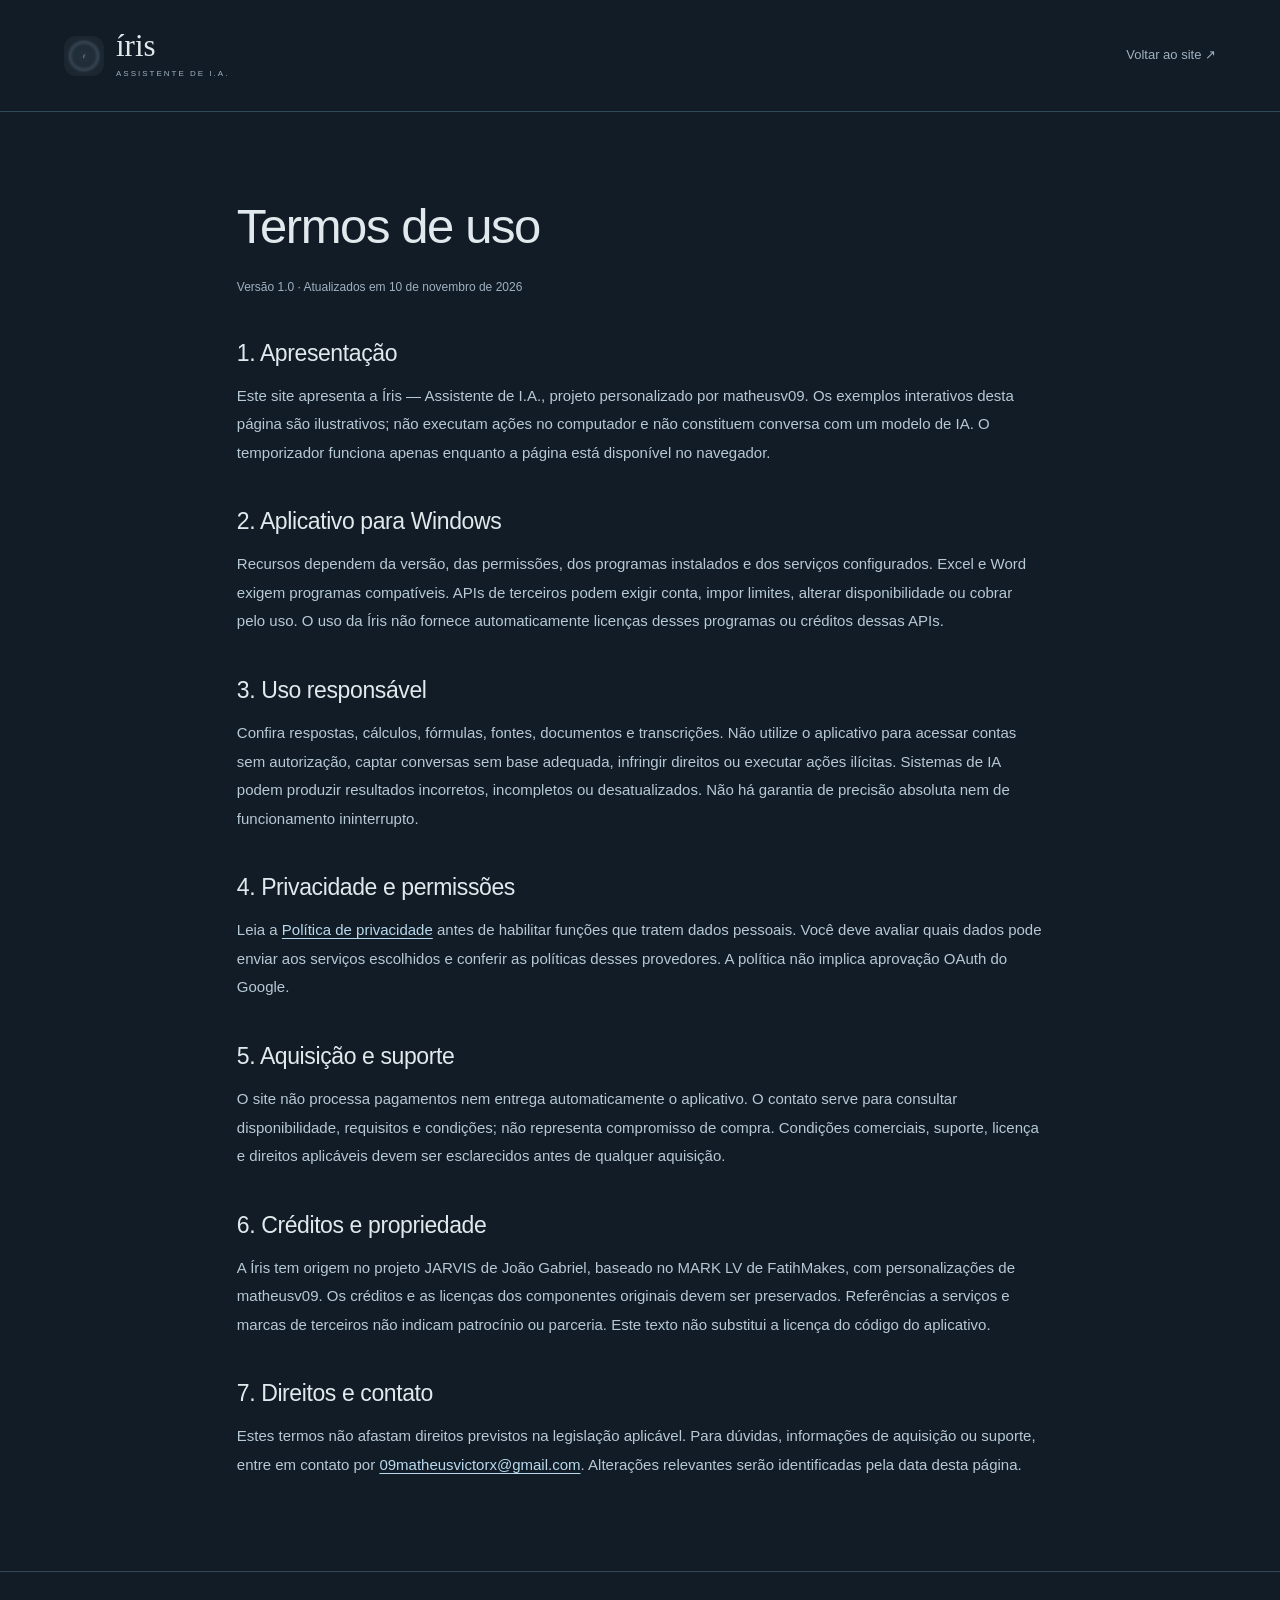
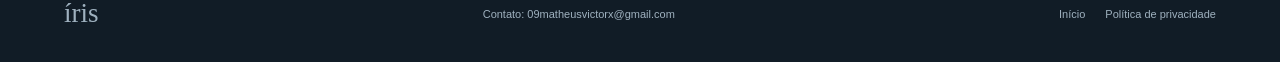
<file: termos.html>
<!doctype html><html lang="pt-BR"><head><meta charset="utf-8"><meta name="viewport" content="width=device-width,initial-scale=1"><meta name="description" content="Como a Íris trata dados no aplicativo Windows, integrações Google e site de demonstração."><title>Termos de uso — Íris</title><link rel="icon" href="logo.svg" type="image/svg+xml"><link rel="stylesheet" href="style.css"></head><body><a class="skip" href="#termos">Pular para os termos</a><header class="header"><a class="brand" href="./"><img src="logo.svg" width="40" height="40" alt=""><span>íris<small>ASSISTENTE DE I.A.</small></span></a><nav aria-label="Principal"><a href="./">Voltar ao site ↗</a></nav></header><main class="legal" id="termos"><h1>Termos de uso</h1><p class="updated">Versão 1.0 · Atualizados em 10 de novembro de 2026</p><h2>1. Apresentação</h2><p>Este site apresenta a Íris — Assistente de I.A., projeto personalizado por matheusv09. Os exemplos interativos desta página são ilustrativos; não executam ações no computador e não constituem conversa com um modelo de IA. O temporizador funciona apenas enquanto a página está disponível no navegador.</p><h2>2. Aplicativo para Windows</h2><p>Recursos dependem da versão, das permissões, dos programas instalados e dos serviços configurados. Excel e Word exigem programas compatíveis. APIs de terceiros podem exigir conta, impor limites, alterar disponibilidade ou cobrar pelo uso. O uso da Íris não fornece automaticamente licenças desses programas ou créditos dessas APIs.</p><h2>3. Uso responsável</h2><p>Confira respostas, cálculos, fórmulas, fontes, documentos e transcrições. Não utilize o aplicativo para acessar contas sem autorização, captar conversas sem base adequada, infringir direitos ou executar ações ilícitas. Sistemas de IA podem produzir resultados incorretos, incompletos ou desatualizados. Não há garantia de precisão absoluta nem de funcionamento ininterrupto.</p><h2>4. Privacidade e permissões</h2><p>Leia a <a href="privacidade.html">Política de privacidade</a> antes de habilitar funções que tratem dados pessoais. Você deve avaliar quais dados pode enviar aos serviços escolhidos e conferir as políticas desses provedores. A política não implica aprovação OAuth do Google.</p><h2>5. Aquisição e suporte</h2><p>O site não processa pagamentos nem entrega automaticamente o aplicativo. O contato serve para consultar disponibilidade, requisitos e condições; não representa compromisso de compra. Condições comerciais, suporte, licença e direitos aplicáveis devem ser esclarecidos antes de qualquer aquisição.</p><h2>6. Créditos e propriedade</h2><p>A Íris tem origem no projeto JARVIS de João Gabriel, baseado no MARK LV de FatihMakes, com personalizações de matheusv09. Os créditos e as licenças dos componentes originais devem ser preservados. Referências a serviços e marcas de terceiros não indicam patrocínio ou parceria. Este texto não substitui a licença do código do aplicativo.</p><h2>7. Direitos e contato</h2><p>Estes termos não afastam direitos previstos na legislação aplicável. Para dúvidas, informações de aquisição ou suporte, entre em contato por <a href="mailto:09matheusvictorx@gmail.com">09matheusvictorx@gmail.com</a>. Alterações relevantes serão identificadas pela data desta página.</p></main><footer><a class="brand" href="./">íris</a><span>Contato: <a href="mailto:09matheusvictorx@gmail.com">09matheusvictorx@gmail.com</a></span><nav aria-label="Rodapé"><a href="./">Início</a><a href="privacidade.html">Política de privacidade</a></nav></footer></body></html>
</file>
<file: style.css>
:root{color-scheme:dark;--bg:#111c26;--panel:#1b2b38;--panel2:#223744;--line:#304958;--text:#e1e9ed;--muted:#9fb1bf;--accent:#adc6d7;--warm:#d3c4b0;--display:Georgia,'Times New Roman',serif}*{box-sizing:border-box}html{scroll-behavior:smooth;scroll-padding-top:28px}body{margin:0;background:var(--bg);color:var(--text);font:16px/1.7 'Segoe UI',Arial,sans-serif}a{color:inherit;text-decoration:none}button,input{font:inherit}button{cursor:pointer;color:inherit}button,a{ -webkit-tap-highlight-color:transparent}a:focus-visible,button:focus-visible,summary:focus-visible{outline:3px solid #d3c4b0;outline-offset:5px}button:disabled{cursor:default}h1,h2,h3,p{margin:0}h2{font-size:clamp(30px,4vw,48px);font-weight:400;line-height:1.16;letter-spacing:-1.4px}h3{font-weight:500;line-height:1.3}em{font-family:var(--display);font-weight:400;color:var(--warm)}.header,main,footer{max-width:1320px;margin:auto;padding-left:5%;padding-right:5%}.header{height:112px;display:flex;align-items:center;justify-content:space-between;border-bottom:1px solid var(--line)}.brand{display:flex;align-items:center;gap:12px;font-size:31px;font-family:var(--display);line-height:1}.brand img{border-radius:12px}.brand small{display:block;font:8px/2 'Segoe UI',sans-serif;letter-spacing:2px;color:var(--muted);margin-top:5px}.header nav{display:flex;align-items:center;gap:30px;font-size:13px;color:var(--muted)}.header nav a:hover,.text-link:hover,footer a:hover{color:#fff}.nav-contact{border:1px solid #506d7e;border-radius:25px;padding:9px 18px;color:var(--text)}.nav-contact span{margin-left:10px}.hero{display:grid;grid-template-columns:1.25fr 1fr;min-height:640px;align-items:center;gap:35px}.eyebrow{font-size:10px;letter-spacing:2px;font-weight:600;color:var(--muted);display:inline-flex;align-items:center;gap:10px}.eyebrow i,.orbit-label i{width:5px;height:5px;background:#abc5b4;border-radius:50%;display:inline-block}.hero h1{font-size:clamp(40px,4.8vw,65px);line-height:1.1;font-weight:400;letter-spacing:-2.8px;margin:25px 0}.hero-copy>p{max-width:530px;color:var(--muted);font-size:16px;line-height:1.9}.hero-actions{display:flex;flex-wrap:wrap;gap:12px;margin-top:30px}.button{display:inline-flex;align-items:center;justify-content:center;gap:18px;padding:13px 20px;border-radius:10px;font-size:13px;border:1px solid #456373;transition:transform .2s,background .2s}.button:hover{transform:translateY(-2px)}.primary{background:var(--accent);color:#172b39;border-color:var(--accent)}.secondary{background:transparent;color:var(--text)}.hero-notes{display:flex;flex-wrap:wrap;gap:20px;font-size:10px;color:#8098aa;margin-top:27px}.hero-notes span+span:before{content:'·';margin-right:20px}.hero-art{position:relative;display:flex;align-items:center;justify-content:center;flex-direction:column;min-width:0;min-height:480px}.orb{width:min(100%,370px);aspect-ratio:1;position:relative;display:grid;place-items:center;background:radial-gradient(circle,#9ec0d007 0%,#94b4c805 45%,#a5bdd51c 59%,#95b4c007 67%,transparent 72%);border-radius:50%}.orb>span{font:italic 100px var(--display);color:#9fb6c5;opacity:.8;filter:drop-shadow(0 0 20px #a3c7d666)}.orbit{position:absolute;border:1px solid #adc6d74d;border-radius:50%;inset:15%;animation:breathe 7s ease-in-out infinite}.orbit.two{inset:9%;opacity:.65;animation-delay:-2s}.orbit.three{inset:3%;opacity:.4;animation-delay:-4s}.orbit.four{inset:-3%;opacity:.15}.orbit-label{display:flex;align-items:center;gap:10px;margin-top:30px;letter-spacing:1.5px;font-size:8px;color:#8aa5b7}.floating-note{position:absolute;right:-4px;bottom:90px;font-size:11px;color:var(--muted);padding:16px 24px;background:#1c2f3bce;border:1px solid #405b6d;border-radius:13px;box-shadow:0 16px 35px #0003}.floating-note strong{color:#c5d9e6;font-weight:400}.intro-strip{border-block:1px solid var(--line);padding:28px 0;display:grid;grid-template-columns:1fr 1.65fr 30px;gap:30px;align-items:center}.intro-strip>span{color:var(--warm);font-family:var(--display);font-size:22px}.intro-strip p{color:var(--muted);font-size:13px}.intro-strip a{font-size:28px}.section{padding:90px 0;scroll-margin-top:20px}.section-heading{display:flex;justify-content:space-between;align-items:end;gap:35px;margin-bottom:32px}.section-heading h2{margin-top:13px}.section-heading>p{max-width:340px;font-size:13px;color:var(--muted)}.features{display:grid;grid-template-columns:1.2fr 1fr 1fr;gap:16px}.feature{padding:28px;border:1px solid var(--line);border-radius:20px;background:linear-gradient(135deg,#1c2e3b,#172630);box-shadow:0 10px 22px #00000015;display:flex;flex-direction:column}.feature.large{grid-row:span 2}.number{font-size:9px;letter-spacing:1.6px;color:#88a8bd}.feature h3{font-size:23px;letter-spacing:-.5px;margin:24px 0 14px}.feature p{font-size:13px;color:var(--muted)}.feature small{font-size:10px;color:#8aa1b1}.feature-tag{border-top:1px solid #354e5d;margin-top:auto;padding-top:17px;font-size:10px;color:#abc3d2}.feature p+.feature-tag{margin-top:25px}.mini-sheet{display:grid;grid-template-columns:1.5fr 1fr;margin:32px 0 18px;border:1px solid #425d6e;border-radius:10px;overflow:hidden;font-size:12px}.mini-sheet>div{padding:10px 13px;border-bottom:1px solid #304958}.mini-sheet>div:nth-child(-n+2){background:#304c60;letter-spacing:1px;font-size:9px}.mini-sheet>div:nth-child(even){text-align:right}.mini-sheet>div:nth-last-child(-n+2){border:0;background:#253f4d;color:#d4e7d7}.demo-section{padding-top:10px}.demo-shell{display:grid;grid-template-columns:210px .9fr 1.3fr;border:1px solid #456071;border-radius:24px;overflow:hidden;background:#192a36;box-shadow:0 25px 60px #0002}.demo-modes{padding:30px 22px;border-right:1px solid var(--line)}.demo-modes h3{font-size:18px;margin:10px 0 24px}.mode-list{display:grid;gap:8px}.mode-list button{background:transparent;display:flex;gap:14px;text-align:left;align-items:center;border:1px solid transparent;border-radius:10px;padding:13px 10px;font-size:14px}.mode-list button>span{font-size:9px;color:#7e9fb4}.mode-list small{display:block;font-size:10px;color:var(--muted);margin-top:3px}.mode-list button[aria-pressed=true]{background:#294352;border-color:#4b6a7f}.fine{font-size:11px!important;color:#8fa5b5;line-height:1.8!important}.demo-modes>.fine{margin-top:30px}.demo-presence{display:flex;flex-direction:column;align-items:center;justify-content:center;text-align:center;padding:36px 18px;min-width:0}.demo-presence>.eyebrow{font-size:8px}.demo-orb{width:230px;max-width:100%;margin:18px 0}.demo-orb>span{font-size:64px}.demo-presence h3{font:24px/1.3 var(--display);max-width:260px}.demo-presence>p{font-size:11px;color:var(--muted);margin:12px 0 22px;max-width:250px}.text-button{border:none;background:none;color:var(--accent);font-size:11px;padding:8px}.demo-results{padding:25px;border-left:1px solid var(--line);background:#15232e;display:flex;flex-direction:column;min-width:0}.demo-result-head{display:flex;align-items:center;justify-content:space-between;gap:8px}.icon{width:32px;height:32px;border:1px solid #476173;border-radius:50%;background:transparent;font-size:22px;display:grid;place-items:center;padding:0;line-height:1}.example-tabs{display:flex;flex-wrap:wrap;gap:6px;margin:18px 0}.example-tabs button{font-size:10px;padding:6px 11px;border-radius:15px;border:1px solid #3b5363;background:transparent;color:#a9bfcd}.example-tabs button[aria-pressed=true]{background:#3a566b;color:white;border-color:#7c9cb2}.example-content{min-height:320px;font-size:12px;overflow-wrap:anywhere}.example-content h4{font-size:17px;font-weight:500;margin:12px 0}.example-content p{color:var(--muted);margin:10px 0}.example-content ul,.example-content ol{padding-left:20px;color:#bdced9}.example-content table{border-collapse:collapse;width:100%;font-size:12px;margin:20px 0}.example-content th,.example-content td{border-bottom:1px solid #385163;padding:9px;text-align:left}.example-content th{background:#2d475a;font-size:10px}.example-content .total{color:#b7d3c1}.example-content code{font-size:11px;color:#bdcfde;background:#24394a;padding:4px}.demo-bottom{display:flex;gap:8px;flex-wrap:wrap;border-top:1px solid var(--line);padding-top:18px;margin-top:auto}.demo-bottom button{border:1px solid #45677d;background:#253e50;border-radius:8px;padding:8px 10px;font-size:10px}#timer{font-size:26px;color:var(--warm);margin:0 0 12px}.video-section{display:grid;grid-template-columns:1fr 1.1fr;gap:65px;align-items:center;padding-top:20px}.video-section h2{margin:14px 0 20px}.video-section p{font-size:14px;color:var(--muted);max-width:430px}.video-section .button{margin:25px 0 14px}.video-poster{position:relative;aspect-ratio:16/10;width:100%;border-radius:22px;border:1px solid #426173;background:radial-gradient(circle at 50% 40%,#314e60,#182934 65%);overflow:hidden}.poster-orb{position:absolute;inset:15% 28%;border-radius:50%;border:1px solid #a5c4d64d;box-shadow:0 0 0 22px #95b8cd0a,0 0 0 44px #95b8cd07;display:grid;place-items:center;font:italic 70px var(--display);color:#9bb7ca}.play{position:absolute;top:50%;left:50%;transform:translate(-50%,-50%);width:63px;height:63px;background:#d5e7efeb;color:#234153;border-radius:50%;display:grid;place-items:center;padding-left:3px;box-shadow:0 10px 45px #0006;font-size:19px}.poster-caption{position:absolute;bottom:25px;left:25px;text-align:left;font-size:10px;letter-spacing:2px}.poster-caption small{display:block;letter-spacing:0;color:var(--muted);font-size:11px;margin-top:6px}.trust-section{border-block:1px solid var(--line);display:grid;grid-template-columns:1fr 1fr;gap:24px 70px}.trust-section>.eyebrow{grid-column:1/-1}.trust-section p{font-size:14px;color:var(--muted)}.text-link{display:inline-block;color:#c3d9e7;border-bottom:1px solid #547285;margin:20px 0;font-size:13px}.contact{display:grid;grid-template-columns:1.2fr 1fr;gap:60px;align-items:center}.contact h2{margin:14px 0 20px}.contact p{font-size:14px;color:var(--muted);max-width:430px}.contact-box{padding:30px;background:#1c2e3b;border:1px solid #3d596c;border-radius:20px}.contact-box .button{display:flex;justify-content:space-between}.contact-email{display:block;font-size:12px;margin:15px 0 25px;overflow-wrap:anywhere;color:#9fb9ca}.discord{display:flex;gap:12px;justify-content:space-between;align-items:center;border-top:1px solid var(--line);padding-top:20px;font-size:11px;color:var(--muted)}.discord strong{display:block;font-size:14px;font-weight:400;user-select:all;color:#d5e1ea}.discord button{font-size:10px;padding:7px 10px;background:transparent;border:1px solid #47697e;border-radius:8px}footer{display:flex;align-items:center;justify-content:space-between;gap:22px;border-top:1px solid var(--line);padding-top:28px;padding-bottom:35px;font-size:11px;color:var(--muted)}footer .brand{font-size:27px;gap:12px}footer .brand small{font-size:7px}footer nav{display:flex;gap:20px}dialog{border:1px solid #5f8198;border-radius:20px;background:#172a37;color:var(--text);width:min(1000px,calc(100% - 24px));padding:22px;max-height:92dvh;overflow:auto}dialog::backdrop{background:#060c13d9;backdrop-filter:blur(8px)}.dialog-top{display:flex;align-items:center;justify-content:space-between;margin-bottom:15px}.dialog-top h2{font-size:23px;letter-spacing:0}#video-host{aspect-ratio:16/9;border-radius:12px;background:#0c141b;overflow:hidden}#video-host iframe{width:100%;height:100%;border:0}dialog>.fine{margin-top:12px}dialog a{text-decoration:underline}.skip{position:fixed;left:15px;top:-100px;z-index:10;padding:10px;background:white;color:black}.skip:focus{top:15px}body.night{--bg:#0e1621;--panel:#172230}body.night .demo-shell{background:#162330}body.night .demo-presence{filter:brightness(.85)}.legal{max-width:960px;margin:auto;padding:65px 6% 80px}.legal h1{font:400 clamp(32px,5vw,49px)/1.2 'Segoe UI',sans-serif;letter-spacing:-1.4px;margin:20px 0}.legal h2{font:500 23px/1.4 'Segoe UI',sans-serif;letter-spacing:-.4px;margin:38px 0 13px}.legal h3{font-size:18px;margin:25px 0 10px}.legal p,.legal li{font-size:15px;color:#b7c9d5;line-height:1.9}.legal p{margin:12px 0}.legal ul,.legal ol{padding-left:25px}.legal a{color:#b9d9ee;text-decoration:underline;text-underline-offset:3px}.legal .notice{padding:22px;background:#203744;border:1px solid #416073;border-radius:14px;margin:25px 0}.legal .contents{display:flex;flex-wrap:wrap;gap:8px 18px;margin:25px 0}.legal .contents a{font-size:12px}.legal table{border-collapse:collapse;width:100%;font-size:13px}.legal td,.legal th{padding:12px;text-align:left;border:1px solid #3c5667;vertical-align:top}.legal th{background:#253e50}.table-scroll{overflow-x:auto}.legal .updated{font-size:12px;color:var(--muted)}@keyframes breathe{50%{transform:scale(1.04);opacity:.6}}@media(max-width:1100px){.features{grid-template-columns:1fr 1fr}.feature.large{grid-row:auto;grid-column:1/-1}.feature.large .mini-sheet{max-width:500px}.demo-shell{grid-template-columns:180px 1fr 1.2fr}.demo-modes{padding:25px 15px}.demo-results{padding:20px}.floating-note{right:0;bottom:0}.hero h1{font-size:49px}.hero{min-height:570px}}@media(max-width:850px){.hero{grid-template-columns:1fr 1fr;gap:10px}.hero h1{font-size:42px}.hero-copy>p{font-size:14px}.hero-art{min-height:360px}.orb-label{font-size:7px}.floating-note{display:none}.section{padding:65px 0}.demo-shell{grid-template-columns:190px 1fr}.demo-results{grid-column:1/-1;border-left:0;border-top:1px solid var(--line)}.example-content{min-height:250px}.section-heading{align-items:start}.video-section{gap:30px}.header nav{gap:18px}.header nav>a:first-child{display:none}.hero-notes{gap:10px}.hero-notes span+span:before{margin-right:10px}.trust-section{gap:25px}.contact{gap:30px}}@media(max-width:600px){.header{height:85px}.brand{font-size:27px}.brand img{width:34px;height:34px}.header nav{gap:15px;font-size:11px}.header .nav-contact{display:none}.hero{grid-template-columns:1fr;padding-top:40px;gap:10px}.hero h1{font-size:45px;letter-spacing:-2px}.hero-art{min-height:310px}.hero-art .orb{width:270px}.hero-art .orb>span{font-size:80px}.orbit-label{margin-top:5px}.hero-actions{gap:10px}.button{font-size:12px;padding:12px 15px}.intro-strip{grid-template-columns:1fr 25px;gap:13px}.intro-strip>span{font-size:20px}.intro-strip p{grid-column:1;grid-row:2;font-size:12px}.intro-strip>a{grid-column:2;grid-row:1/3}.section-heading{display:block}.section-heading>p{margin-top:20px}.features{grid-template-columns:1fr}.feature.large{grid-column:auto}.feature{padding:25px}.feature h3{margin-top:16px}.demo-shell{grid-template-columns:1fr}.demo-modes{border-right:0;border-bottom:1px solid var(--line)}.mode-list{grid-template-columns:1fr 1fr}.demo-modes>.fine{margin-top:15px}.demo-presence{padding-top:25px;padding-bottom:25px}.demo-orb{width:200px;margin:8px 0}.demo-presence h3{max-width:100%}.demo-results{grid-column:auto}.video-section,.trust-section,.contact{grid-template-columns:1fr;gap:30px}.trust-section>.eyebrow{grid-column:auto}.video-poster{margin-top:10px}.contact-box{padding:24px}footer{align-items:start;flex-direction:column;gap:18px}.legal{padding-top:35px}.legal td{min-width:155px}.legal p,.legal li{font-size:14px}}@media(prefers-reduced-motion:reduce){*,*::before,*::after{animation:none!important;transition:none!important;scroll-behavior:auto!important}}
</file>
